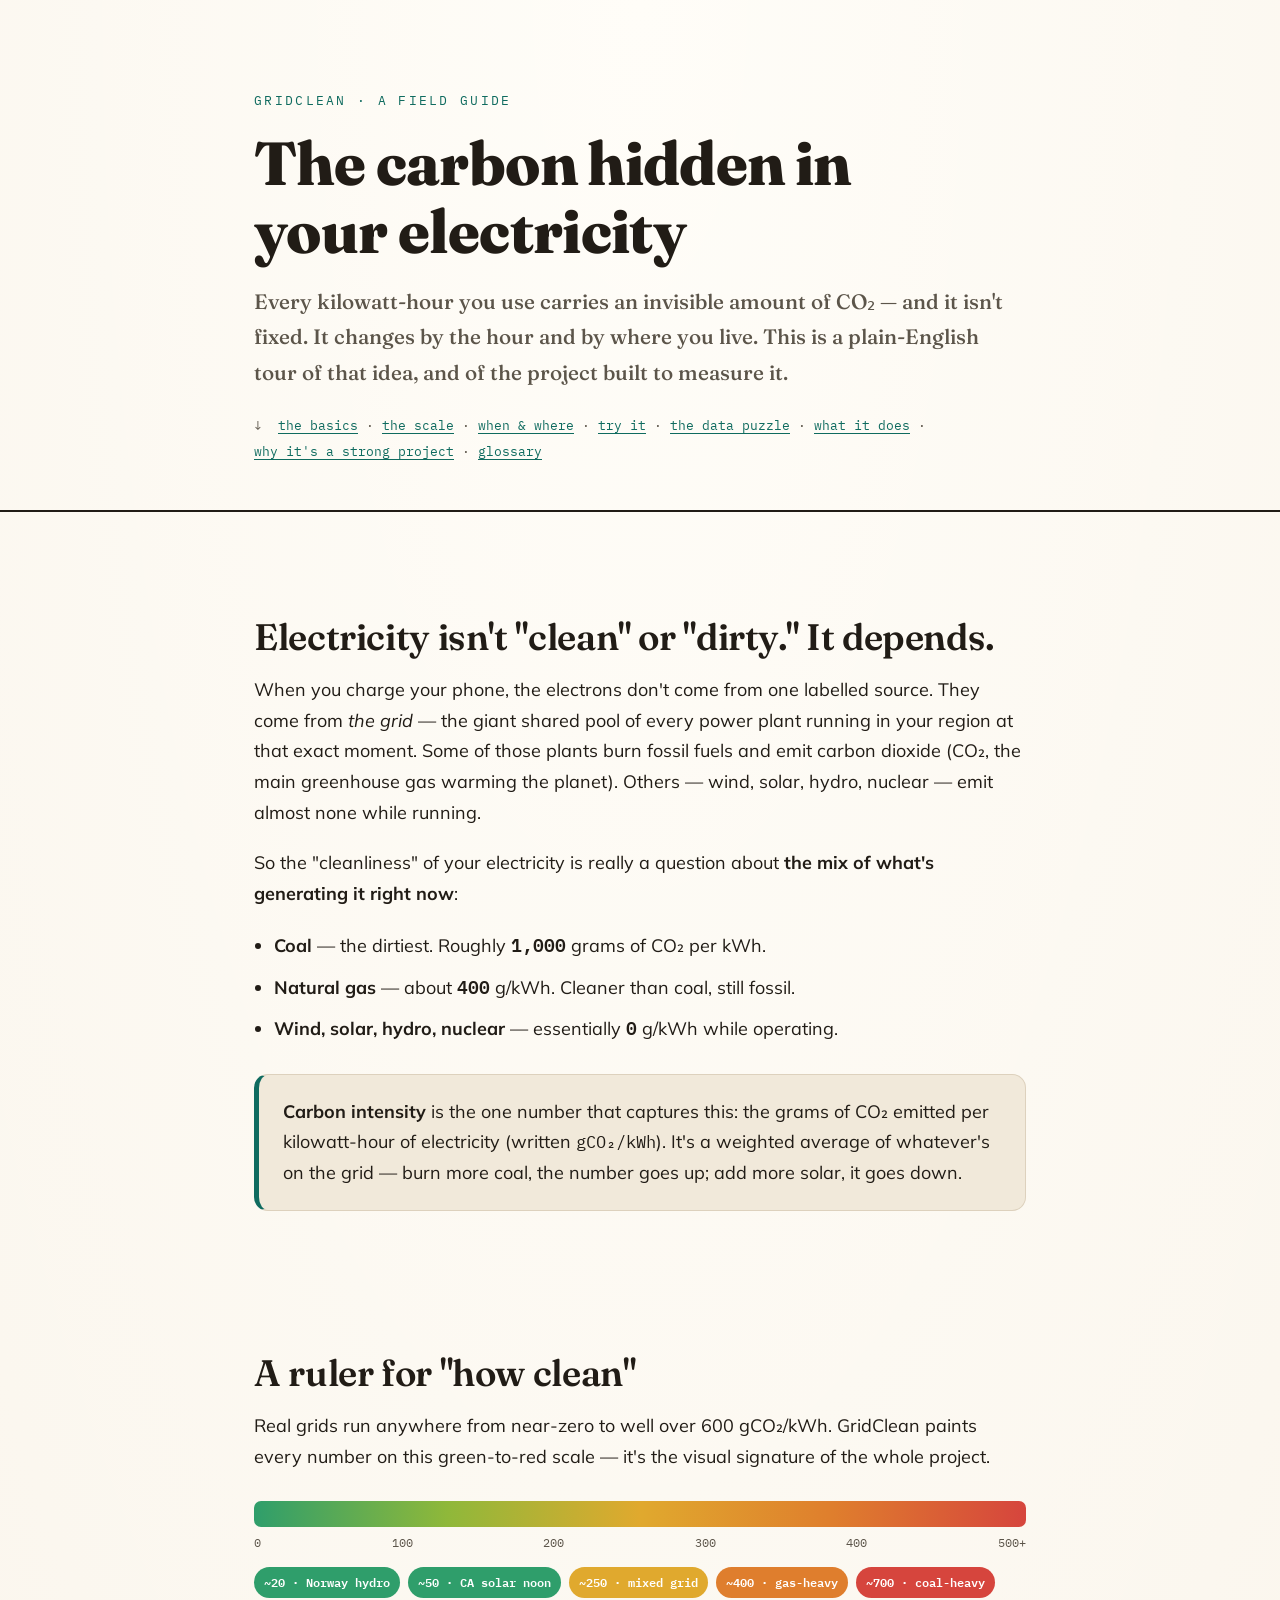
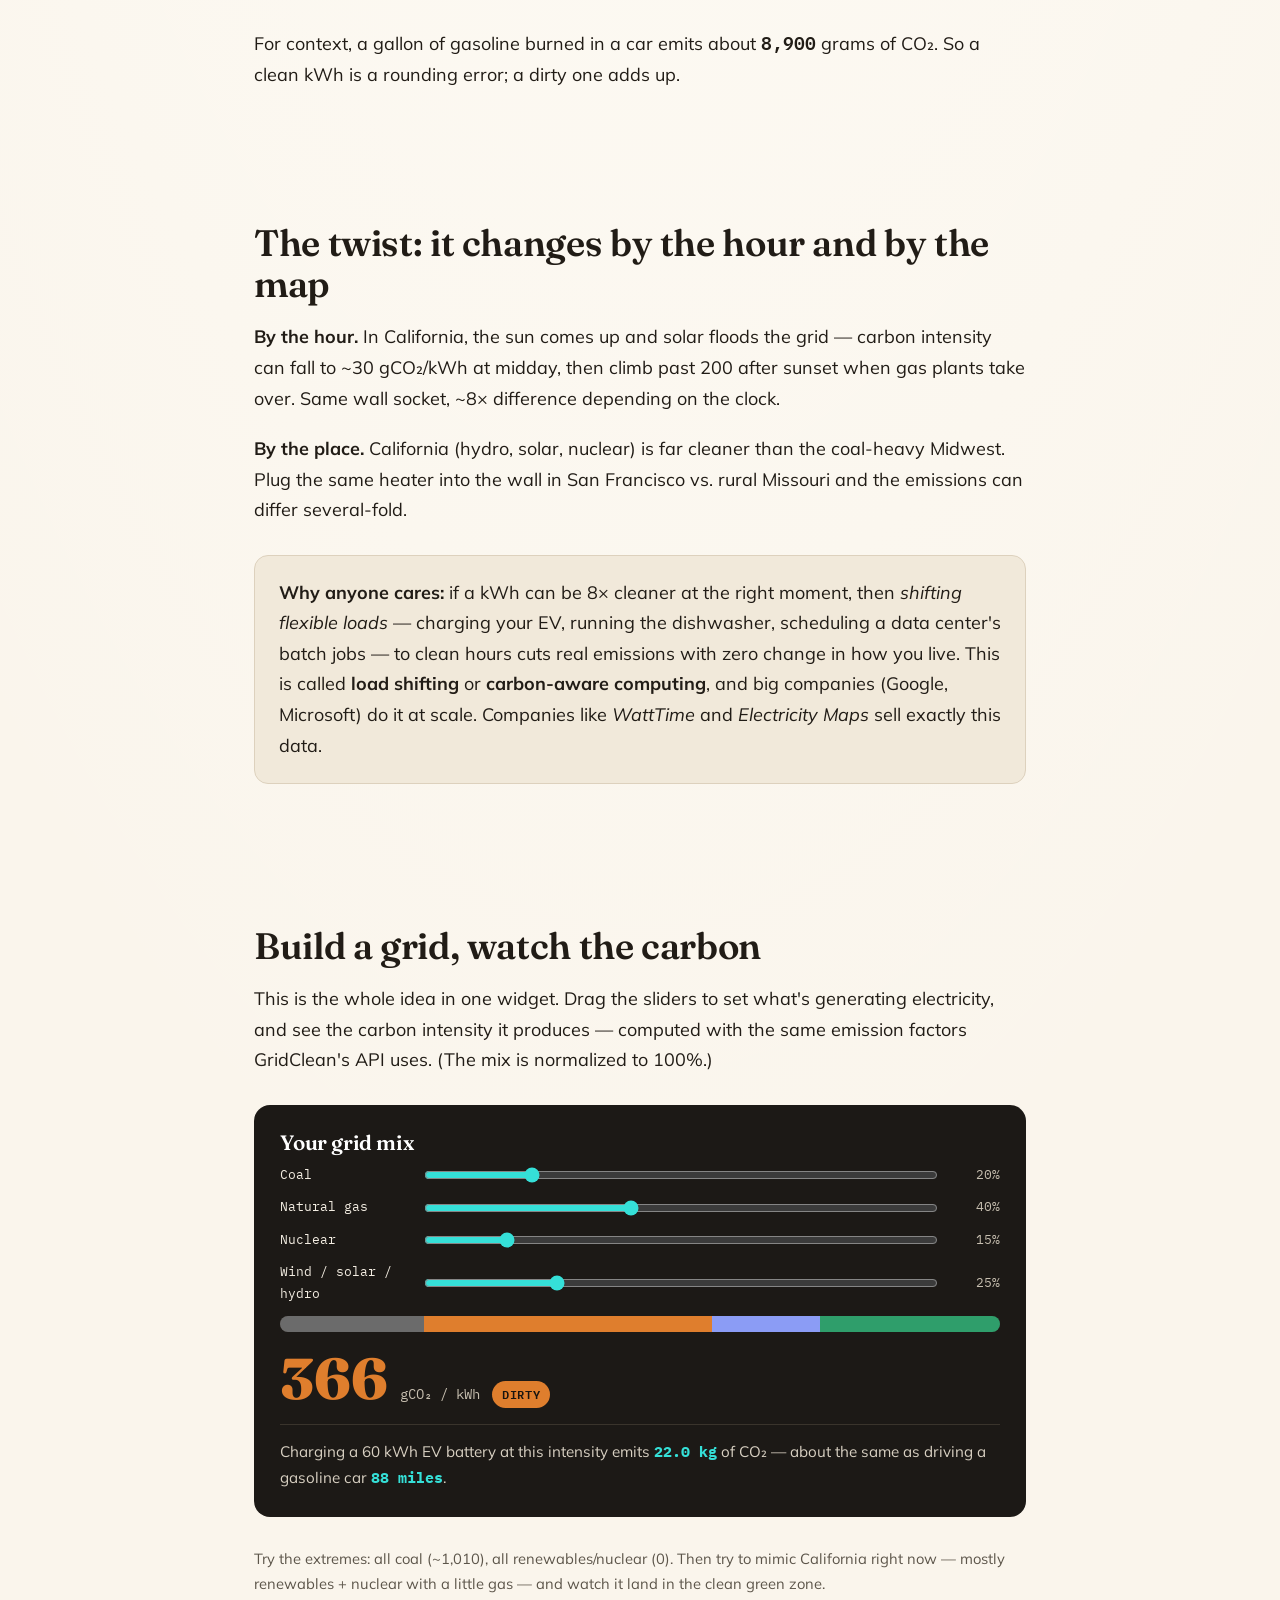
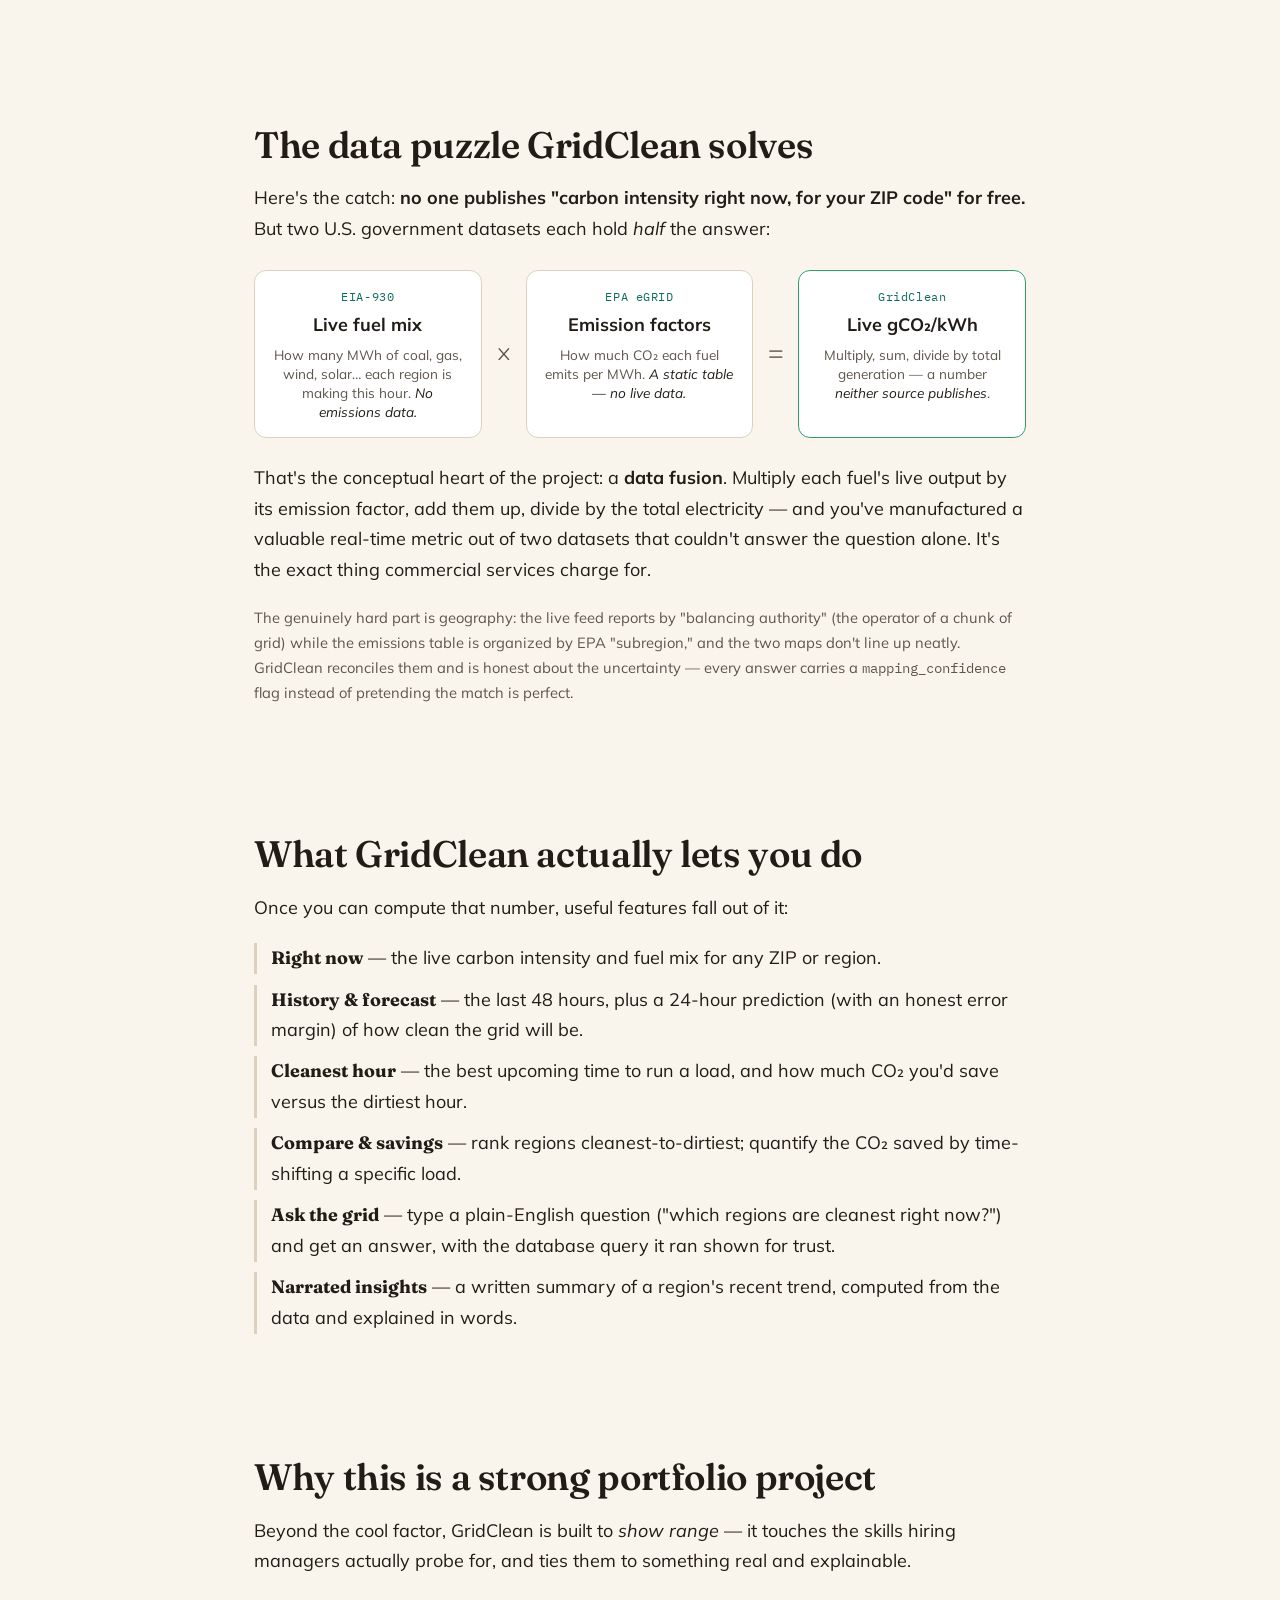
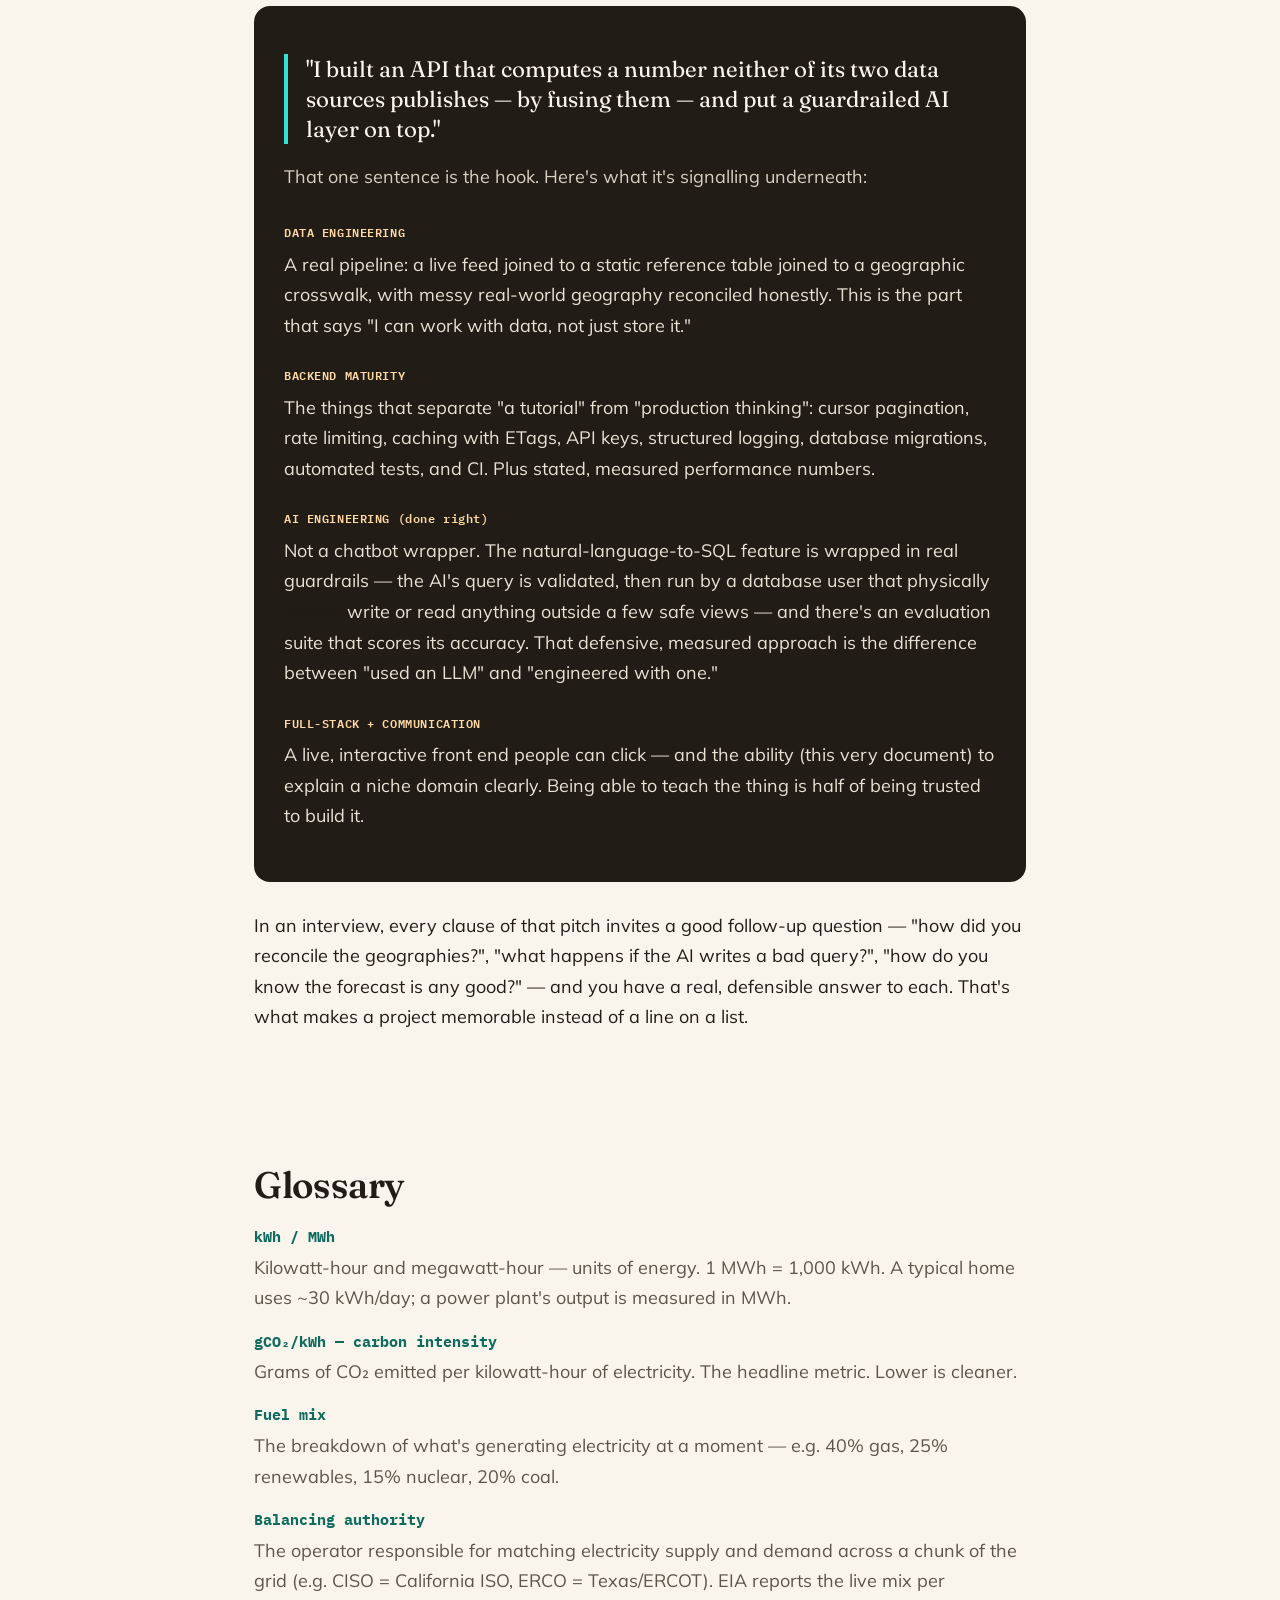
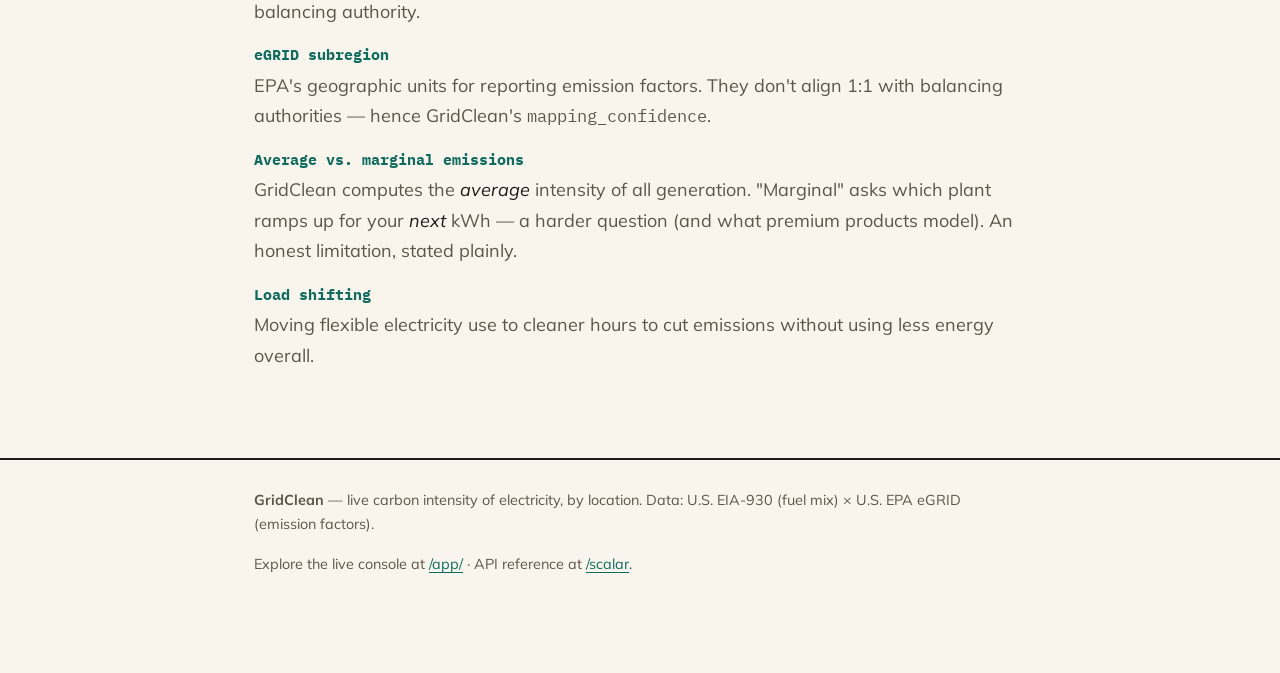
<file: frontend/learn.html>
<!doctype html>
<html lang="en">
<head>
  <meta charset="utf-8" />
  <meta name="viewport" content="width=device-width, initial-scale=1" />
  <title>Understanding GridClean — a field guide to the carbon in your electricity</title>
  <link rel="preconnect" href="https://fonts.googleapis.com" />
  <link rel="preconnect" href="https://fonts.gstatic.com" crossorigin />
  <link href="https://fonts.googleapis.com/css2?family=Fraunces:opsz,wght@9..144,500;9..144,600;9..144,800&family=Mulish:wght@400;600;700&family=IBM+Plex+Mono:wght@500;600&display=swap" rel="stylesheet" />
  <style>
    :root {
      --paper: #faf5ec;
      --paper-2: #f1e9da;
      --ink: #211c16;
      --ink-soft: #5c554a;
      --rule: #ddd1bd;
      --accent: #0f6b5f;        /* evergreen — links / brand */
      --c-vclean: #2f9e6b;
      --c-clean: #8fb83a;
      --c-mod: #e0a92e;
      --c-dirty: #df7e2d;
      --c-vdirty: #d6453d;
    }
    * { box-sizing: border-box; }
    html { scroll-behavior: smooth; }
    body {
      margin: 0; background: var(--paper); color: var(--ink);
      font-family: "Mulish", sans-serif; font-size: 18px; line-height: 1.7;
      background-image: radial-gradient(120% 60% at 50% 0%, #fffdf8, transparent 70%);
    }
    .wrap { max-width: 820px; margin: 0 auto; padding: 0 24px; }
    h1, h2, h3 { font-family: "Fraunces", serif; line-height: 1.12; letter-spacing: -0.01em; }
    h1 { font-size: clamp(2.4rem, 6vw, 3.8rem); font-weight: 800; margin: 0 0 0.3em; }
    h2 { font-size: clamp(1.7rem, 4vw, 2.3rem); font-weight: 600; margin: 2.6em 0 0.5em; }
    h3 { font-size: 1.3rem; font-weight: 600; margin: 1.8em 0 0.4em; }
    p { margin: 0 0 1.1em; }
    a { color: var(--accent); text-underline-offset: 3px; }
    code, .mono { font-family: "IBM Plex Mono", monospace; font-size: 0.92em; }
    .lede { font-size: 1.3rem; color: var(--ink-soft); font-family: "Fraunces", serif; font-weight: 500; }
    strong { font-weight: 700; }
    em { color: var(--ink); }

    header.hero { padding: 90px 0 30px; border-bottom: 2px solid var(--ink); }
    .kicker { font-family: "IBM Plex Mono", monospace; font-size: 0.8rem; letter-spacing: 0.18em; text-transform: uppercase; color: var(--accent); margin-bottom: 1.4em; }

    section { padding: 8px 0; }
    .num { font-family: "IBM Plex Mono", monospace; font-weight: 600; }

    .scale { margin: 1.6em 0; }
    .scale-bar { height: 26px; border-radius: 7px; background: linear-gradient(90deg, var(--c-vclean), var(--c-clean), var(--c-mod), var(--c-dirty), var(--c-vdirty)); }
    .scale-ticks { display: flex; justify-content: space-between; font-family: "IBM Plex Mono", monospace; font-size: 0.72rem; color: var(--ink-soft); margin-top: 6px; }
    .scale-ex { display: flex; flex-wrap: wrap; gap: 8px; margin-top: 14px; }
    .pill { font-family: "IBM Plex Mono", monospace; font-size: 0.78rem; padding: 5px 10px; border-radius: 999px; color: #fff; font-weight: 600; }

    .card { background: var(--paper-2); border: 1px solid var(--rule); border-radius: 14px; padding: 22px 24px; margin: 1.6em 0; }
    .card.accent { border-left: 5px solid var(--accent); }

    .eq { display: grid; grid-template-columns: 1fr auto 1fr auto 1fr; gap: 14px; align-items: stretch; margin: 1.4em 0; }
    .eq .box { background: #fff; border: 1px solid var(--rule); border-radius: 12px; padding: 16px; text-align: center; }
    .eq .op { display: flex; align-items: center; font-family: "Fraunces", serif; font-size: 2rem; color: var(--ink-soft); }
    .eq .box .src { font-family: "IBM Plex Mono", monospace; font-size: 0.72rem; color: var(--accent); letter-spacing: 0.05em; }
    .eq .box .lbl { font-weight: 700; margin: 4px 0; }
    .eq .box .sub { font-size: 0.85rem; color: var(--ink-soft); line-height: 1.4; }
    @media (max-width: 680px) { .eq { grid-template-columns: 1fr; } .eq .op { justify-content: center; } }

    .calc { background: #1c1916; color: #f3ede2; border-radius: 16px; padding: 26px; margin: 1.6em 0; }
    .calc h3 { color: #fff; margin-top: 0; }
    .calc .row { display: grid; grid-template-columns: 130px 1fr 52px; align-items: center; gap: 12px; margin: 10px 0; }
    .calc label { font-family: "IBM Plex Mono", monospace; font-size: 0.82rem; }
    .calc input[type=range] { width: 100%; accent-color: #35e0d8; }
    .calc .pctval { font-family: "IBM Plex Mono", monospace; font-size: 0.82rem; text-align: right; color: #c7bfb0; }
    .calc .readout { display: flex; align-items: baseline; gap: 12px; margin: 18px 0 6px; flex-wrap: wrap; }
    .calc .big { font-family: "Fraunces", serif; font-weight: 800; font-size: 3.6rem; line-height: 1; }
    .calc .unit { font-family: "IBM Plex Mono", monospace; color: #c7bfb0; font-size: 0.9rem; }
    .calc .badge { font-family: "IBM Plex Mono", monospace; font-size: 0.72rem; text-transform: uppercase; letter-spacing: 0.06em; padding: 4px 10px; border-radius: 999px; color: #18140f; font-weight: 600; }
    .stack { height: 16px; border-radius: 999px; overflow: hidden; display: flex; margin: 10px 0 4px; background: #322c25; }
    .stack > span { height: 100%; transition: width 0.25s; }
    .calc .ev { font-size: 0.95rem; color: #d8d0c2; border-top: 1px solid #3a342c; margin-top: 16px; padding-top: 14px; }
    .calc .ev b { color: #35e0d8; font-family: "IBM Plex Mono", monospace; }

    ul.clean { padding-left: 1.1em; }
    ul.clean li { margin: 0.5em 0; }
    .feat { margin: 0.6em 0; padding-left: 14px; border-left: 3px solid var(--rule); }
    .feat b { font-family: "Fraunces", serif; }

    .why { background: var(--ink); color: var(--paper); border-radius: 16px; padding: 30px; margin: 1.6em 0; }
    .why h3 { color: #fff; margin-top: 0.4em; }
    .why .tag { font-family: "IBM Plex Mono", monospace; font-size: 0.72rem; color: #ffd9a3; letter-spacing: 0.05em; }
    .why .pitch { font-family: "Fraunces", serif; font-size: 1.4rem; line-height: 1.35; border-left: 4px solid #35e0d8; padding-left: 18px; margin: 18px 0; }

    dl.glossary dt { font-weight: 700; font-family: "IBM Plex Mono", monospace; font-size: 0.92rem; margin-top: 1em; color: var(--accent); }
    dl.glossary dd { margin: 0.2em 0 0; color: var(--ink-soft); }

    footer { border-top: 2px solid var(--ink); margin-top: 60px; padding: 28px 0 80px; font-size: 0.9rem; color: var(--ink-soft); }
    .toc { font-family: "IBM Plex Mono", monospace; font-size: 0.82rem; color: var(--ink-soft); }
    .toc a { display: inline-block; margin: 2px 0; }
  </style>
</head>
<body>
  <header class="hero">
    <div class="wrap">
      <div class="kicker">GridClean · a field guide</div>
      <h1>The carbon hidden in<br />your electricity</h1>
      <p class="lede">Every kilowatt-hour you use carries an invisible amount of CO₂ — and it isn't fixed. It changes by the hour and by where you live. This is a plain-English tour of that idea, and of the project built to measure it.</p>
      <p class="toc">
        ↓ &nbsp;<a href="#basics">the basics</a> · <a href="#scale">the scale</a> · <a href="#when">when &amp; where</a> · <a href="#calc">try it</a> · <a href="#fusion">the data puzzle</a> · <a href="#does">what it does</a> · <a href="#why">why it's a strong project</a> · <a href="#glossary">glossary</a>
      </p>
    </div>
  </header>

  <main class="wrap">

    <section id="basics">
      <h2>Electricity isn't "clean" or "dirty." It depends.</h2>
      <p>When you charge your phone, the electrons don't come from one labelled source. They come from <em>the grid</em> — the giant shared pool of every power plant running in your region at that exact moment. Some of those plants burn fossil fuels and emit carbon dioxide (CO₂, the main greenhouse gas warming the planet). Others — wind, solar, hydro, nuclear — emit almost none while running.</p>
      <p>So the "cleanliness" of your electricity is really a question about <strong>the mix of what's generating it right now</strong>:</p>
      <ul class="clean">
        <li><strong>Coal</strong> — the dirtiest. Roughly <span class="num">1,000</span> grams of CO₂ per kWh.</li>
        <li><strong>Natural gas</strong> — about <span class="num">400</span> g/kWh. Cleaner than coal, still fossil.</li>
        <li><strong>Wind, solar, hydro, nuclear</strong> — essentially <span class="num">0</span> g/kWh while operating.</li>
      </ul>
      <div class="card accent">
        <strong>Carbon intensity</strong> is the one number that captures this: the grams of CO₂ emitted per kilowatt-hour of electricity (written <span class="mono">gCO₂/kWh</span>). It's a weighted average of whatever's on the grid — burn more coal, the number goes up; add more solar, it goes down.
      </div>
    </section>

    <section id="scale">
      <h2>A ruler for "how clean"</h2>
      <p>Real grids run anywhere from near-zero to well over 600 gCO₂/kWh. GridClean paints every number on this green-to-red scale — it's the visual signature of the whole project.</p>
      <div class="scale">
        <div class="scale-bar"></div>
        <div class="scale-ticks"><span>0</span><span>100</span><span>200</span><span>300</span><span>400</span><span>500+</span></div>
        <div class="scale-ex">
          <span class="pill" style="background:var(--c-vclean)">~20 · Norway hydro</span>
          <span class="pill" style="background:var(--c-vclean)">~50 · CA solar noon</span>
          <span class="pill" style="background:var(--c-mod)">~250 · mixed grid</span>
          <span class="pill" style="background:var(--c-dirty)">~400 · gas-heavy</span>
          <span class="pill" style="background:var(--c-vdirty)">~700 · coal-heavy</span>
        </div>
      </div>
      <p>For context, a gallon of gasoline burned in a car emits about <span class="num">8,900</span> grams of CO₂. So a clean kWh is a rounding error; a dirty one adds up.</p>
    </section>

    <section id="when">
      <h2>The twist: it changes by the hour and by the map</h2>
      <p><strong>By the hour.</strong> In California, the sun comes up and solar floods the grid — carbon intensity can fall to ~30 gCO₂/kWh at midday, then climb past 200 after sunset when gas plants take over. Same wall socket, ~8× difference depending on the clock.</p>
      <p><strong>By the place.</strong> California (hydro, solar, nuclear) is far cleaner than the coal-heavy Midwest. Plug the same heater into the wall in San Francisco vs. rural Missouri and the emissions can differ several-fold.</p>
      <div class="card">
        <strong>Why anyone cares:</strong> if a kWh can be 8× cleaner at the right moment, then <em>shifting flexible loads</em> — charging your EV, running the dishwasher, scheduling a data center's batch jobs — to clean hours cuts real emissions with zero change in how you live. This is called <strong>load shifting</strong> or <strong>carbon-aware computing</strong>, and big companies (Google, Microsoft) do it at scale. Companies like <em>WattTime</em> and <em>Electricity Maps</em> sell exactly this data.
      </div>
    </section>

    <section id="calc">
      <h2>Build a grid, watch the carbon</h2>
      <p>This is the whole idea in one widget. Drag the sliders to set what's generating electricity, and see the carbon intensity it produces — computed with the same emission factors GridClean's API uses. (The mix is normalized to 100%.)</p>

      <div class="calc" aria-label="interactive carbon intensity calculator">
        <h3>Your grid mix</h3>
        <div class="row"><label>Coal</label><input id="s-coal" type="range" min="0" max="100" value="20"><span class="pctval" id="v-coal">20%</span></div>
        <div class="row"><label>Natural gas</label><input id="s-gas" type="range" min="0" max="100" value="40"><span class="pctval" id="v-gas">40%</span></div>
        <div class="row"><label>Nuclear</label><input id="s-nuc" type="range" min="0" max="100" value="15"><span class="pctval" id="v-nuc">15%</span></div>
        <div class="row"><label>Wind / solar / hydro</label><input id="s-ren" type="range" min="0" max="100" value="25"><span class="pctval" id="v-ren">25%</span></div>

        <div class="stack" id="stack"></div>

        <div class="readout">
          <span class="big" id="intensity">—</span>
          <span class="unit">gCO₂ / kWh</span>
          <span class="badge" id="badge">—</span>
        </div>
        <div class="ev" id="ev"></div>
      </div>
      <p style="font-size:0.92rem;color:var(--ink-soft)">Try the extremes: all coal (~1,010), all renewables/nuclear (0). Then try to mimic California right now — mostly renewables + nuclear with a little gas — and watch it land in the clean green zone.</p>
    </section>

    <section id="fusion">
      <h2>The data puzzle GridClean solves</h2>
      <p>Here's the catch: <strong>no one publishes "carbon intensity right now, for your ZIP code" for free.</strong> But two U.S. government datasets each hold <em>half</em> the answer:</p>
      <div class="eq">
        <div class="box">
          <div class="src">EIA-930</div>
          <div class="lbl">Live fuel mix</div>
          <div class="sub">How many MWh of coal, gas, wind, solar… each region is making this hour. <em>No emissions data.</em></div>
        </div>
        <div class="op">×</div>
        <div class="box">
          <div class="src">EPA eGRID</div>
          <div class="lbl">Emission factors</div>
          <div class="sub">How much CO₂ each fuel emits per MWh. <em>A static table — no live data.</em></div>
        </div>
        <div class="op">=</div>
        <div class="box" style="border-color:var(--c-vclean)">
          <div class="src">GridClean</div>
          <div class="lbl">Live gCO₂/kWh</div>
          <div class="sub">Multiply, sum, divide by total generation — a number <em>neither source publishes</em>.</div>
        </div>
      </div>
      <p>That's the conceptual heart of the project: a <strong>data fusion</strong>. Multiply each fuel's live output by its emission factor, add them up, divide by the total electricity — and you've manufactured a valuable real-time metric out of two datasets that couldn't answer the question alone. It's the exact thing commercial services charge for.</p>
      <p style="font-size:0.92rem;color:var(--ink-soft)">The genuinely hard part is geography: the live feed reports by "balancing authority" (the operator of a chunk of grid) while the emissions table is organized by EPA "subregion," and the two maps don't line up neatly. GridClean reconciles them and is honest about the uncertainty — every answer carries a <span class="mono">mapping_confidence</span> flag instead of pretending the match is perfect.</p>
    </section>

    <section id="does">
      <h2>What GridClean actually lets you do</h2>
      <p>Once you can compute that number, useful features fall out of it:</p>
      <div class="feat"><b>Right now</b> — the live carbon intensity and fuel mix for any ZIP or region.</div>
      <div class="feat"><b>History &amp; forecast</b> — the last 48 hours, plus a 24-hour prediction (with an honest error margin) of how clean the grid will be.</div>
      <div class="feat"><b>Cleanest hour</b> — the best upcoming time to run a load, and how much CO₂ you'd save versus the dirtiest hour.</div>
      <div class="feat"><b>Compare &amp; savings</b> — rank regions cleanest-to-dirtiest; quantify the CO₂ saved by time-shifting a specific load.</div>
      <div class="feat"><b>Ask the grid</b> — type a plain-English question ("which regions are cleanest right now?") and get an answer, with the database query it ran shown for trust.</div>
      <div class="feat"><b>Narrated insights</b> — a written summary of a region's recent trend, computed from the data and explained in words.</div>
    </section>

    <section id="why">
      <h2>Why this is a strong portfolio project</h2>
      <p>Beyond the cool factor, GridClean is built to <em>show range</em> — it touches the skills hiring managers actually probe for, and ties them to something real and explainable.</p>

      <div class="why">
        <div class="pitch">"I built an API that computes a number neither of its two data sources publishes — by fusing them — and put a guardrailed AI layer on top."</div>
        <p style="color:#d8d0c2;margin-bottom:0">That one sentence is the hook. Here's what it's signalling underneath:</p>

        <h3 style="margin-top:1.2em"><span class="tag">DATA ENGINEERING</span></h3>
        <p style="color:#e8e1d4">A real pipeline: a live feed joined to a static reference table joined to a geographic crosswalk, with messy real-world geography reconciled honestly. This is the part that says "I can work with data, not just store it."</p>

        <h3><span class="tag">BACKEND MATURITY</span></h3>
        <p style="color:#e8e1d4">The things that separate "a tutorial" from "production thinking": cursor pagination, rate limiting, caching with ETags, API keys, structured logging, database migrations, automated tests, and CI. Plus stated, measured performance numbers.</p>

        <h3><span class="tag">AI ENGINEERING (done right)</span></h3>
        <p style="color:#e8e1d4">Not a chatbot wrapper. The natural-language-to-SQL feature is wrapped in real guardrails — the AI's query is validated, then run by a database user that physically <em>cannot</em> write or read anything outside a few safe views — and there's an evaluation suite that scores its accuracy. That defensive, measured approach is the difference between "used an LLM" and "engineered with one."</p>

        <h3><span class="tag">FULL-STACK + COMMUNICATION</span></h3>
        <p style="color:#e8e1d4">A live, interactive front end people can click — and the ability (this very document) to explain a niche domain clearly. Being able to teach the thing is half of being trusted to build it.</p>
      </div>

      <p>In an interview, every clause of that pitch invites a good follow-up question — "how did you reconcile the geographies?", "what happens if the AI writes a bad query?", "how do you know the forecast is any good?" — and you have a real, defensible answer to each. That's what makes a project memorable instead of a line on a list.</p>
    </section>

    <section id="glossary">
      <h2>Glossary</h2>
      <dl class="glossary">
        <dt>kWh / MWh</dt>
        <dd>Kilowatt-hour and megawatt-hour — units of energy. 1 MWh = 1,000 kWh. A typical home uses ~30 kWh/day; a power plant's output is measured in MWh.</dd>
        <dt>gCO₂/kWh — carbon intensity</dt>
        <dd>Grams of CO₂ emitted per kilowatt-hour of electricity. The headline metric. Lower is cleaner.</dd>
        <dt>Fuel mix</dt>
        <dd>The breakdown of what's generating electricity at a moment — e.g. 40% gas, 25% renewables, 15% nuclear, 20% coal.</dd>
        <dt>Balancing authority</dt>
        <dd>The operator responsible for matching electricity supply and demand across a chunk of the grid (e.g. CISO = California ISO, ERCO = Texas/ERCOT). EIA reports the live mix per balancing authority.</dd>
        <dt>eGRID subregion</dt>
        <dd>EPA's geographic units for reporting emission factors. They don't align 1:1 with balancing authorities — hence GridClean's <span class="mono">mapping_confidence</span>.</dd>
        <dt>Average vs. marginal emissions</dt>
        <dd>GridClean computes the <em>average</em> intensity of all generation. "Marginal" asks which plant ramps up for your <em>next</em> kWh — a harder question (and what premium products model). An honest limitation, stated plainly.</dd>
        <dt>Load shifting</dt>
        <dd>Moving flexible electricity use to cleaner hours to cut emissions without using less energy overall.</dd>
      </dl>
    </section>
  </main>

  <footer>
    <div class="wrap">
      <p><strong>GridClean</strong> — live carbon intensity of electricity, by location. Data: U.S. EIA-930 (fuel mix) × U.S. EPA eGRID (emission factors).</p>
      <p>Explore the live console at <a href="/app/">/app/</a> · API reference at <a href="/scalar">/scalar</a>.</p>
    </div>
  </footer>

  <script>
    // Same emission factors the API uses (lb CO2/MWh × 0.453592 → gCO2/kWh).
    const FACTOR = { coal: 1010, gas: 410, nuc: 0, ren: 0 };
    const COLOR = { coal: "#6b6b6b", gas: "#df7e2d", nuc: "#8b9cf5", ren: "#2f9e6b" };
    const ids = ["coal", "gas", "nuc", "ren"];

    function carbon(g) {
      if (g < 80) return ["#2f9e6b", "very clean"];
      if (g < 160) return ["#8fb83a", "clean"];
      if (g < 260) return ["#e0a92e", "moderate"];
      if (g < 380) return ["#df7e2d", "dirty"];
      return ["#d6453d", "very dirty"];
    }
    const bold = (t) => { const e = document.createElement("b"); e.textContent = t; return e; };

    function update() {
      const raw = {};
      let total = 0;
      ids.forEach((k) => { raw[k] = +document.getElementById("s-" + k).value; total += raw[k]; });

      const stack = document.getElementById("stack");
      stack.replaceChildren();
      let intensity = 0;
      ids.forEach((k) => {
        const share = total > 0 ? raw[k] / total : 0;
        intensity += share * FACTOR[k];
        document.getElementById("v-" + k).textContent = Math.round(share * 100) + "%";
        const seg = document.createElement("span");
        seg.style.width = (share * 100) + "%";
        seg.style.background = COLOR[k];
        stack.appendChild(seg);
      });

      const g = Math.round(intensity);
      const [color, label] = carbon(g);
      const el = document.getElementById("intensity");
      el.textContent = total > 0 ? g : "—";
      el.style.color = color;
      const badge = document.getElementById("badge");
      badge.textContent = label;
      badge.style.background = color;

      // make it concrete: charging a 60 kWh EV  (built with safe DOM nodes)
      const kg = (g * 60 / 1000).toFixed(1);
      const miles = Math.round((g * 60) / 250); // ~250 gCO2/mile, gasoline car
      document.getElementById("ev").replaceChildren(
        document.createTextNode("Charging a 60 kWh EV battery at this intensity emits "),
        bold(kg + " kg"),
        document.createTextNode(" of CO₂ — about the same as driving a gasoline car "),
        bold(miles + " miles"),
        document.createTextNode("."),
      );
    }
    ids.forEach((k) => document.getElementById("s-" + k).addEventListener("input", update));
    update();
  </script>
</body>
</html>
</file>
